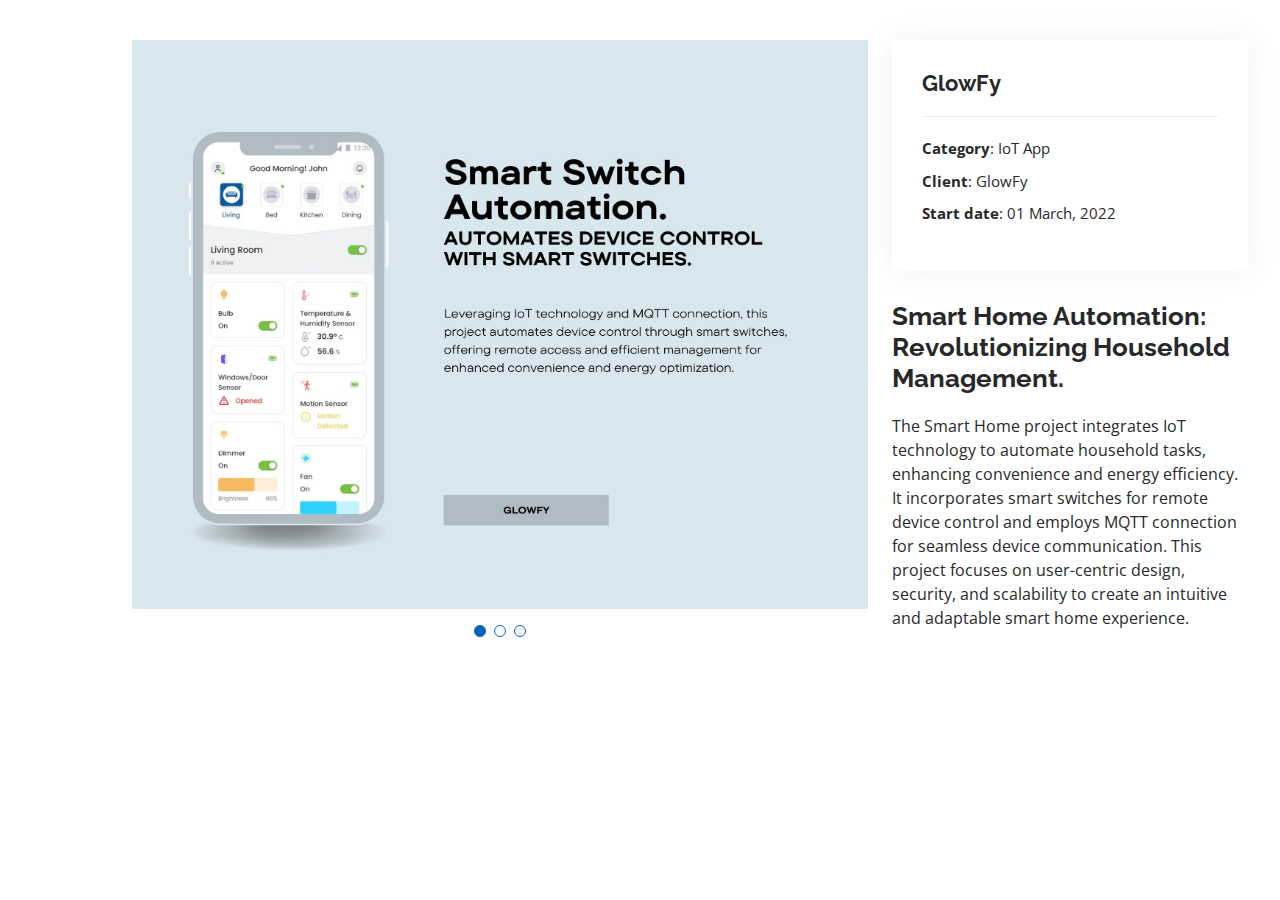
<file: glowfy.html>
<!DOCTYPE html>
<html lang="en">

<head>
  <meta charset="utf-8">
  <meta content="width=device-width, initial-scale=1.0" name="viewport">

  <title>Portfolio Details - Personal Bootstrap Template</title>
  <meta content="" name="description">
  <meta content="" name="keywords">

  <!-- Favicons -->
  <link href="assets/img/favicon.png" rel="icon">
  <link href="assets/img/apple-touch-icon.png" rel="apple-touch-icon">

  <!-- Google Fonts -->
  <link
    href="https://fonts.googleapis.com/css?family=Open+Sans:300,300i,400,400i,600,600i,700,700i|Raleway:300,300i,400,400i,500,500i,600,600i,700,700i|Poppins:300,300i,400,400i,500,500i,600,600i,700,700i"
    rel="stylesheet">

  <!-- Vendor CSS Files -->
  <link href="assets/vendor/aos/aos.css" rel="stylesheet">
  <link href="assets/vendor/bootstrap/css/bootstrap.min.css" rel="stylesheet">
  <link href="assets/vendor/bootstrap-icons/bootstrap-icons.css" rel="stylesheet">
  <link href="assets/vendor/boxicons/css/boxicons.min.css" rel="stylesheet">
  <link href="assets/vendor/glightbox/css/glightbox.min.css" rel="stylesheet">
  <link href="assets/vendor/swiper/swiper-bundle.min.css" rel="stylesheet">

  <!-- Template Main CSS File -->
  <link href="assets/css/style.css" rel="stylesheet">

  <!-- =======================================================
  * Template Name: MyResume - v4.6.0
  * Template URL: https://bootstrapmade.com/free-html-bootstrap-template-my-resume/
  * Author: BootstrapMade.com
  * License: https://bootstrapmade.com/license/
  ======================================================== -->
</head>

<body>

  <main id="main">

    <!-- ======= Portfolio Details Section ======= -->
    <section id="portfolio-details" class="portfolio-details">
      <div class="container">

        <div class="row gy-4">

          <div class="col-lg-8">
            <div class="portfolio-details-slider swiper">
              <div class="swiper-wrapper align-items-center">

                <div class="swiper-slide">
                  <img src="assets/img/portfolio/glowfy/1.jpg" alt="">
                </div>

                <div class="swiper-slide">
                  <img src="assets/img/portfolio/glowfy/2.jpg" alt="">
                </div>

                <div class="swiper-slide">
                  <img src="assets/img/portfolio/glowfy/3.jpg" alt="">
                </div>

              </div>
              <div class="swiper-pagination"></div>
            </div>
          </div>

          <div class="col-lg-4">
            <div class="portfolio-info">
              <h3>GlowFy</h3>
              <ul>
                <li><strong>Category</strong>: IoT App</li>
                <li><strong>Client</strong>: GlowFy</li>
                <li><strong>Start date</strong>: 01 March, 2022</li>
                <!-- <li><strong>Project URL</strong>: <a href="#">www.example.com</a></li> -->
              </ul>
            </div>
            <div class="portfolio-description">
              <h2>Smart Home Automation: Revolutionizing Household Management.</h2>
              <p>
                The Smart Home project integrates IoT technology to automate household tasks, enhancing convenience and
                energy efficiency. It incorporates smart switches for remote device control and employs MQTT connection
                for seamless device communication. This project focuses on user-centric design, security, and
                scalability to create an intuitive and adaptable smart home experience.
              </p>
            </div>
          </div>

        </div>

      </div>
    </section><!-- End Portfolio Details Section -->

  </main><!-- End #main -->

  <div id="preloader"></div>
  <!-- <a href="#" class="back-to-top d-flex align-items-center justify-content-center"><i class="bi bi-arrow-up-short"></i></a> -->

  <!-- Vendor JS Files -->
  <script src="assets/vendor/aos/aos.js"></script>
  <script src="assets/vendor/bootstrap/js/bootstrap.bundle.min.js"></script>
  <script src="assets/vendor/glightbox/js/glightbox.min.js"></script>
  <script src="assets/vendor/isotope-layout/isotope.pkgd.min.js"></script>
  <script src="assets/vendor/php-email-form/validate.js"></script>
  <script src="assets/vendor/purecounter/purecounter.js"></script>
  <script src="assets/vendor/swiper/swiper-bundle.min.js"></script>
  <script src="assets/vendor/typed.js/typed.min.js"></script>
  <script src="assets/vendor/waypoints/noframework.waypoints.js"></script>

  <!-- Template Main JS File -->
  <script src="assets/js/main.js"></script>

</body>

</html>
</file>
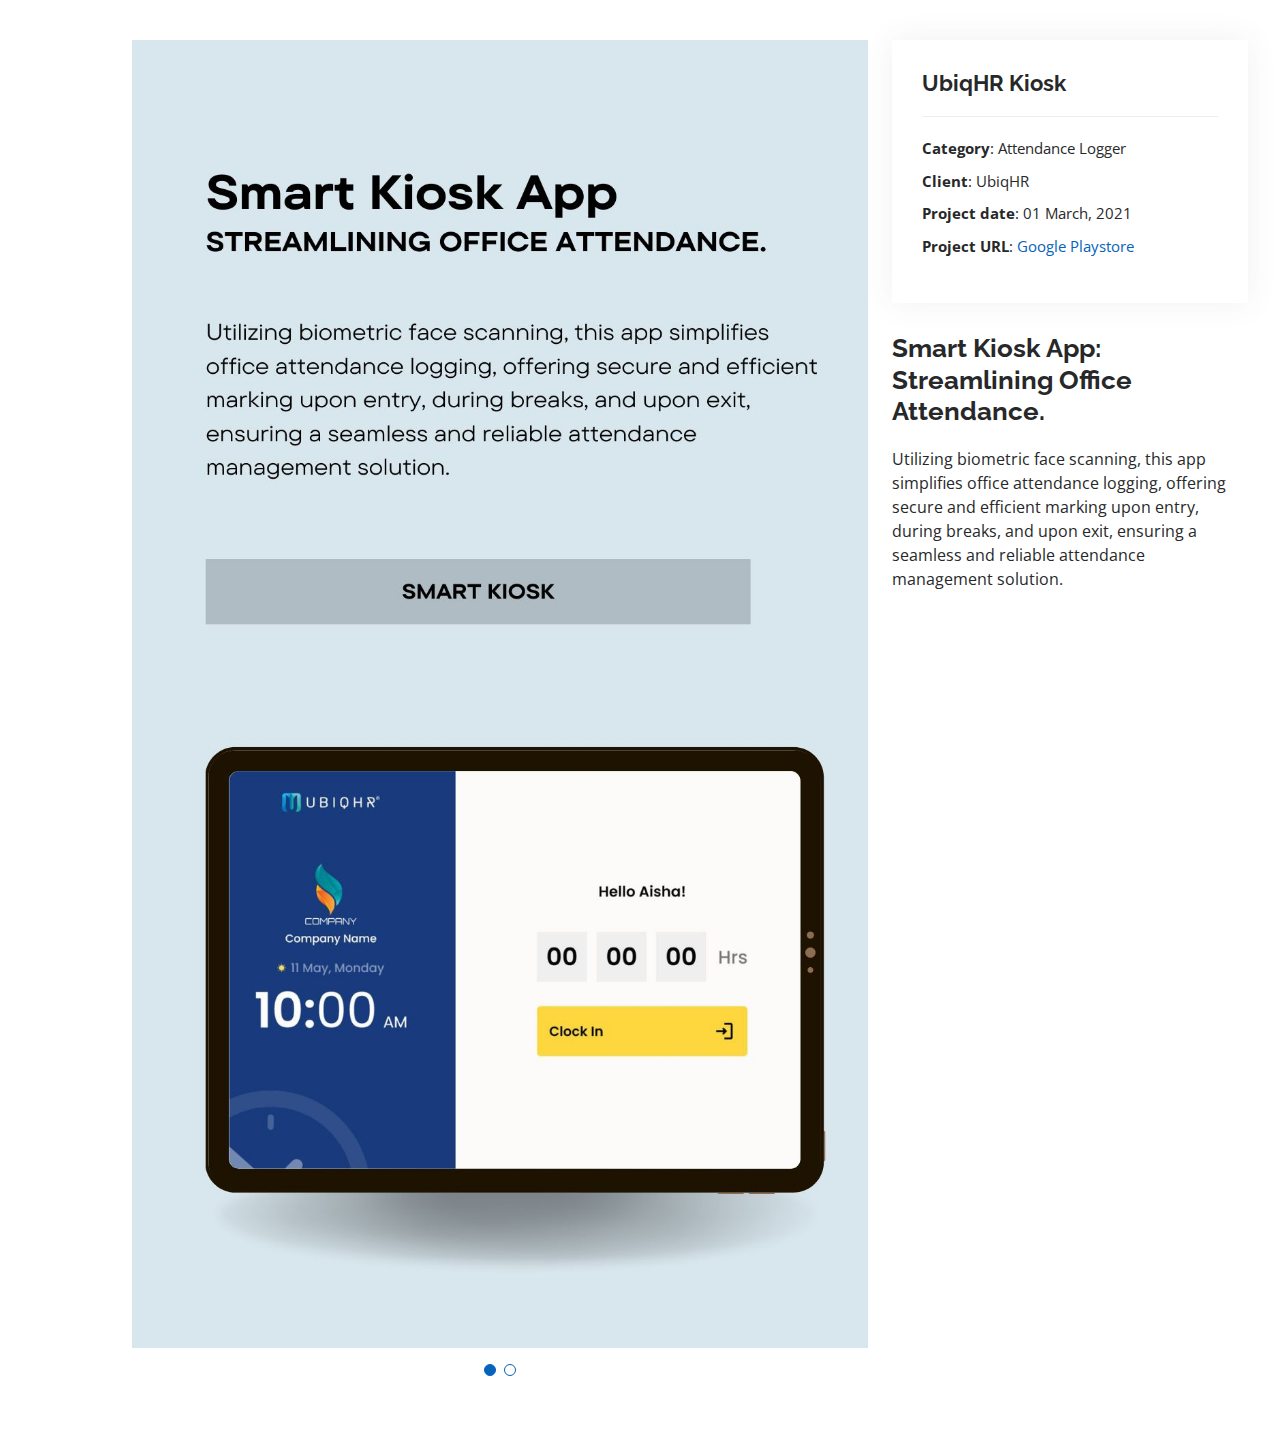
<file: kiosk.html>
<!DOCTYPE html>
<html lang="en">

<head>
  <meta charset="utf-8">
  <meta content="width=device-width, initial-scale=1.0" name="viewport">

  <title>Portfolio Details - Personal Bootstrap Template</title>
  <meta content="" name="description">
  <meta content="" name="keywords">

  <!-- Favicons -->
  <link href="assets/img/favicon.png" rel="icon">
  <link href="assets/img/apple-touch-icon.png" rel="apple-touch-icon">

  <!-- Google Fonts -->
  <link
    href="https://fonts.googleapis.com/css?family=Open+Sans:300,300i,400,400i,600,600i,700,700i|Raleway:300,300i,400,400i,500,500i,600,600i,700,700i|Poppins:300,300i,400,400i,500,500i,600,600i,700,700i"
    rel="stylesheet">

  <!-- Vendor CSS Files -->
  <link href="assets/vendor/aos/aos.css" rel="stylesheet">
  <link href="assets/vendor/bootstrap/css/bootstrap.min.css" rel="stylesheet">
  <link href="assets/vendor/bootstrap-icons/bootstrap-icons.css" rel="stylesheet">
  <link href="assets/vendor/boxicons/css/boxicons.min.css" rel="stylesheet">
  <link href="assets/vendor/glightbox/css/glightbox.min.css" rel="stylesheet">
  <link href="assets/vendor/swiper/swiper-bundle.min.css" rel="stylesheet">

  <!-- Template Main CSS File -->
  <link href="assets/css/style.css" rel="stylesheet">

  <!-- =======================================================
  * Template Name: MyResume - v4.6.0
  * Template URL: https://bootstrapmade.com/free-html-bootstrap-template-my-resume/
  * Author: BootstrapMade.com
  * License: https://bootstrapmade.com/license/
  ======================================================== -->
</head>

<body>

  <main id="main">

    <!-- ======= Portfolio Details Section ======= -->
    <section id="portfolio-details" class="portfolio-details">
      <div class="container">

        <div class="row gy-4">

          <div class="col-lg-8">
            <div class="portfolio-details-slider swiper">
              <div class="swiper-wrapper align-items-center">

                <div class="swiper-slide">
                  <img src="assets/img/portfolio/Kiosk/1.jpg" alt="">
                </div>

                <div class="swiper-slide">
                  <img src="assets/img/portfolio/Kiosk/2.jpg" alt="">
                </div>

                <!-- <div class="swiper-slide">
                  <img src="assets/img/portfolio/Kiosk/3.jpg" alt="">
                </div> -->

              </div>
              <div class="swiper-pagination"></div>
            </div>
          </div>

          <div class="col-lg-4">
            <div class="portfolio-info">
              <h3>UbiqHR Kiosk</h3>
              <ul>
                <li><strong>Category</strong>: Attendance Logger</li>
                <li><strong>Client</strong>: UbiqHR</li>
                <li><strong>Project date</strong>: 01 March, 2021</li>
                <li><strong>Project URL</strong>: <a
                    href="https://play.google.com/store/apps/details?id=com.ubiqhrkiosk">Google Playstore</a></li>
              </ul>
            </div>
            <div class="portfolio-description">
              <h2>Smart Kiosk App: Streamlining Office Attendance.</h2>
              <p>
                Utilizing biometric face scanning, this app simplifies office attendance logging, offering secure and
                efficient marking upon entry, during breaks, and upon exit, ensuring a seamless and reliable attendance
                management solution.
              </p>
            </div>
          </div>

        </div>

      </div>
    </section><!-- End Portfolio Details Section -->

  </main><!-- End #main -->

  <div id="preloader"></div>
  <!-- <a href="#" class="back-to-top d-flex align-items-center justify-content-center"><i class="bi bi-arrow-up-short"></i></a> -->

  <!-- Vendor JS Files -->
  <script src="assets/vendor/aos/aos.js"></script>
  <script src="assets/vendor/bootstrap/js/bootstrap.bundle.min.js"></script>
  <script src="assets/vendor/glightbox/js/glightbox.min.js"></script>
  <script src="assets/vendor/isotope-layout/isotope.pkgd.min.js"></script>
  <script src="assets/vendor/php-email-form/validate.js"></script>
  <script src="assets/vendor/purecounter/purecounter.js"></script>
  <script src="assets/vendor/swiper/swiper-bundle.min.js"></script>
  <script src="assets/vendor/typed.js/typed.min.js"></script>
  <script src="assets/vendor/waypoints/noframework.waypoints.js"></script>

  <!-- Template Main JS File -->
  <script src="assets/js/main.js"></script>

</body>

</html>
</file>
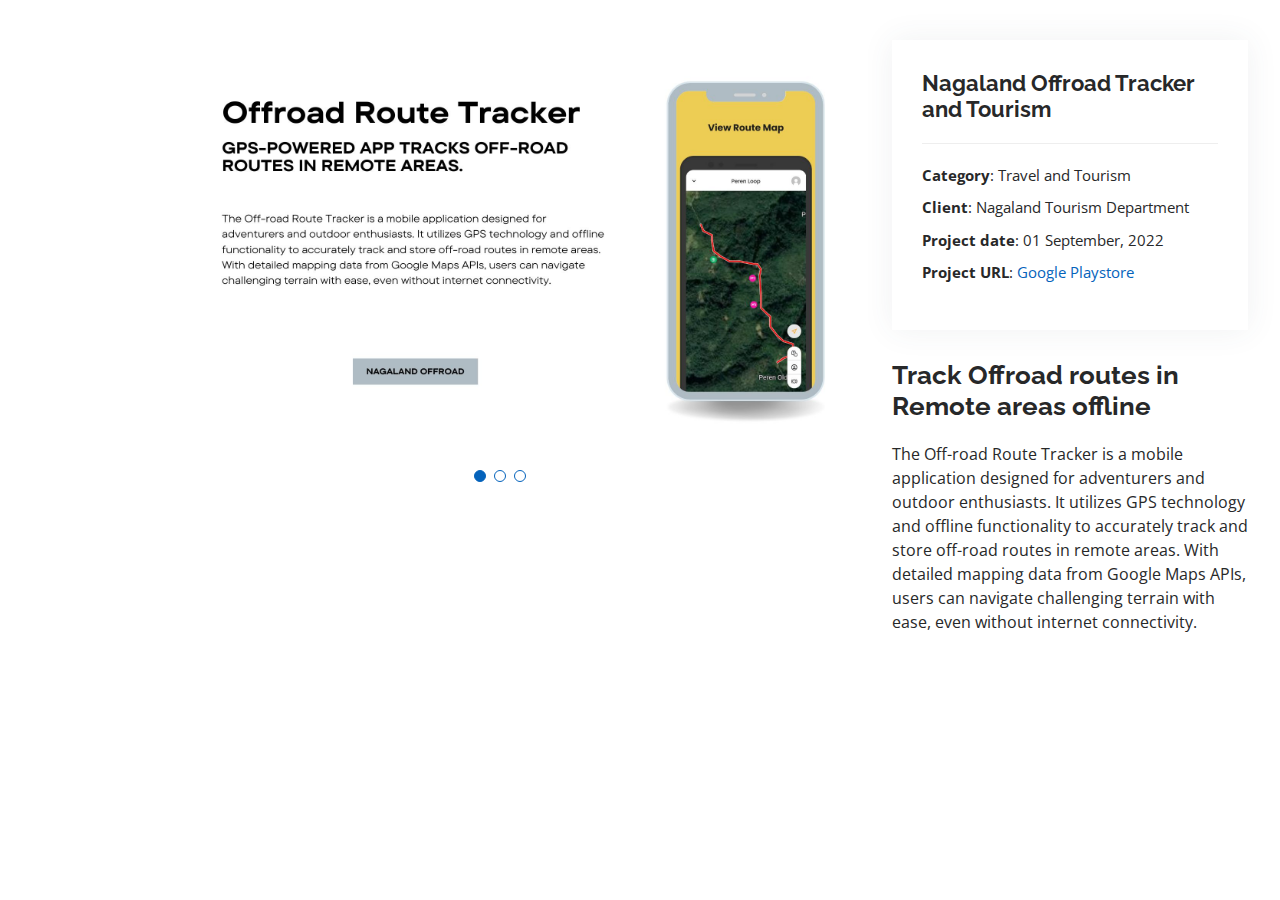
<file: nagalandOffroad.html>
<!DOCTYPE html>
<html lang="en">

<head>
  <meta charset="utf-8">
  <meta content="width=device-width, initial-scale=1.0" name="viewport">

  <title>Portfolio Details - Personal Bootstrap Template</title>
  <meta content="" name="description">
  <meta content="" name="keywords">

  <!-- Favicons -->
  <link href="assets/img/favicon.png" rel="icon">
  <link href="assets/img/apple-touch-icon.png" rel="apple-touch-icon">

  <!-- Google Fonts -->
  <link href="https://fonts.googleapis.com/css?family=Open+Sans:300,300i,400,400i,600,600i,700,700i|Raleway:300,300i,400,400i,500,500i,600,600i,700,700i|Poppins:300,300i,400,400i,500,500i,600,600i,700,700i" rel="stylesheet">

  <!-- Vendor CSS Files -->
  <link href="assets/vendor/aos/aos.css" rel="stylesheet">
  <link href="assets/vendor/bootstrap/css/bootstrap.min.css" rel="stylesheet">
  <link href="assets/vendor/bootstrap-icons/bootstrap-icons.css" rel="stylesheet">
  <link href="assets/vendor/boxicons/css/boxicons.min.css" rel="stylesheet">
  <link href="assets/vendor/glightbox/css/glightbox.min.css" rel="stylesheet">
  <link href="assets/vendor/swiper/swiper-bundle.min.css" rel="stylesheet">

  <!-- Template Main CSS File -->
  <link href="assets/css/style.css" rel="stylesheet">

  <!-- =======================================================
  * Template Name: MyResume - v4.6.0
  * Template URL: https://bootstrapmade.com/free-html-bootstrap-template-my-resume/
  * Author: BootstrapMade.com
  * License: https://bootstrapmade.com/license/
  ======================================================== -->
</head>

<body>

  <main id="main">

    <!-- ======= Portfolio Details Section ======= -->
    <section id="portfolio-details" class="portfolio-details">
      <div class="container">

        <div class="row gy-4">

          <div class="col-lg-8">
            <div class="portfolio-details-slider swiper">
              <div class="swiper-wrapper align-items-center">

                <div class="swiper-slide">
                  <img src="assets/img/portfolio/Nagaland/1.jpg" alt="">
                </div>

                <div class="swiper-slide">
                  <img src="assets/img/portfolio/Nagaland/2.jpg" alt="">
                </div>

                <div class="swiper-slide">
                  <img src="assets/img/portfolio/Nagaland/3.jpg" alt="">
                </div>

              </div>
              <div class="swiper-pagination"></div>
            </div>
          </div>

          <div class="col-lg-4">
            <div class="portfolio-info">
              <h3>Nagaland Offroad Tracker and Tourism</h3>
              <ul>
                <li><strong>Category</strong>: Travel and Tourism</li>
                <li><strong>Client</strong>: Nagaland Tourism Department</li>
                <li><strong>Project date</strong>: 01 September, 2022</li>
                <li><strong>Project URL</strong>: <a href="https://play.google.com/store/apps/details?id=com.acsl.nagalandoffroad">Google Playstore</a></li>
              </ul>
            </div>
            <div class="portfolio-description">
              <h2>Track Offroad routes in Remote areas offline</h2>
              <p>
                The Off-road Route Tracker is a mobile application designed for adventurers and outdoor enthusiasts. It utilizes GPS technology and offline functionality to accurately track and store off-road routes in remote areas. With detailed mapping data from Google Maps APIs, users can navigate challenging terrain with ease, even without internet connectivity.
              </p>
            </div>
          </div>

        </div>

      </div>
    </section><!-- End Portfolio Details Section -->

  </main><!-- End #main -->

  <div id="preloader"></div>
  <!-- <a href="#" class="back-to-top d-flex align-items-center justify-content-center"><i class="bi bi-arrow-up-short"></i></a> -->

  <!-- Vendor JS Files -->
  <script src="assets/vendor/aos/aos.js"></script>
  <script src="assets/vendor/bootstrap/js/bootstrap.bundle.min.js"></script>
  <script src="assets/vendor/glightbox/js/glightbox.min.js"></script>
  <script src="assets/vendor/isotope-layout/isotope.pkgd.min.js"></script>
  <script src="assets/vendor/php-email-form/validate.js"></script>
  <script src="assets/vendor/purecounter/purecounter.js"></script>
  <script src="assets/vendor/swiper/swiper-bundle.min.js"></script>
  <script src="assets/vendor/typed.js/typed.min.js"></script>
  <script src="assets/vendor/waypoints/noframework.waypoints.js"></script>

  <!-- Template Main JS File -->
  <script src="assets/js/main.js"></script>

</body>

</html>
</file>
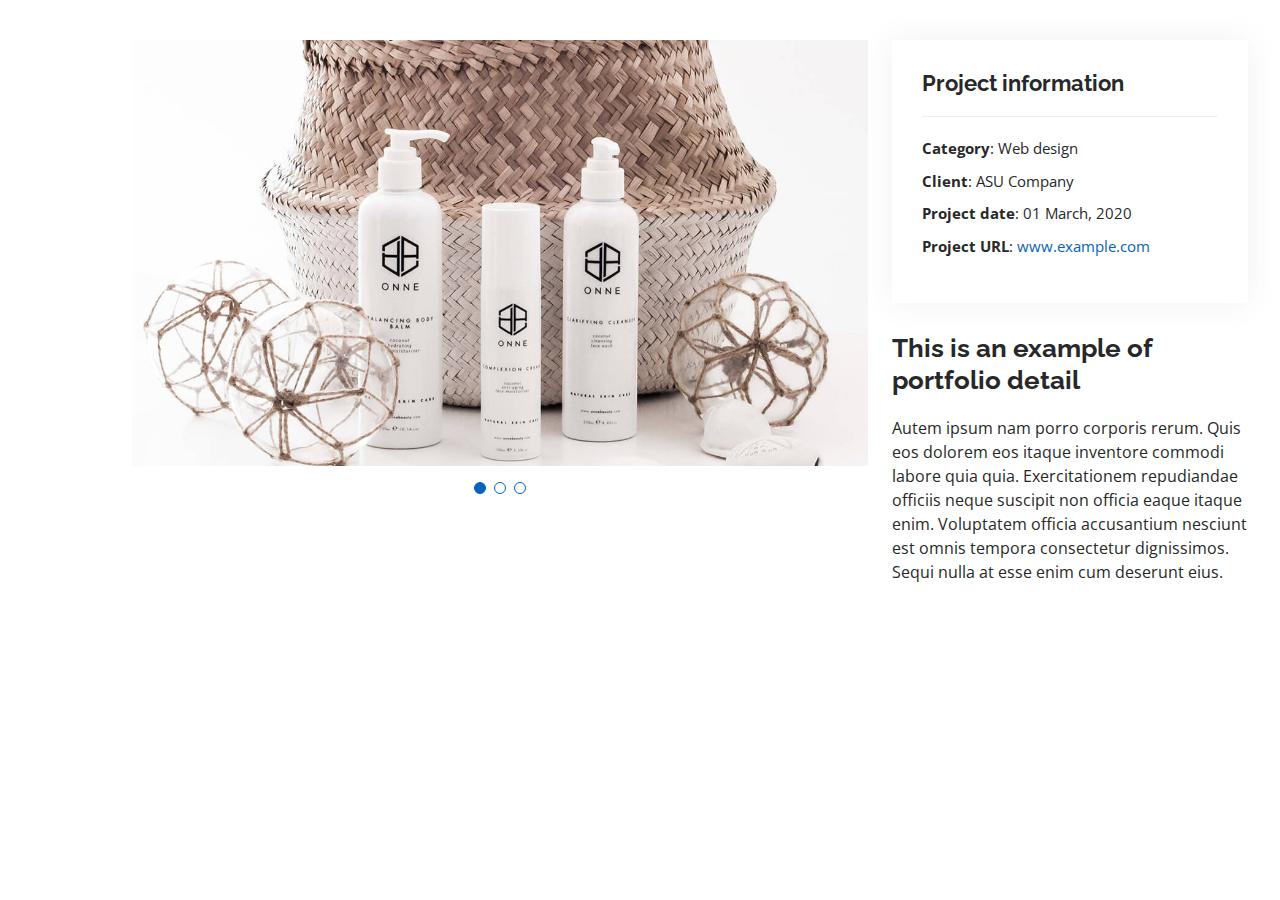
<file: portfolio-details.html>
<!DOCTYPE html>
<html lang="en">

<head>
  <meta charset="utf-8">
  <meta content="width=device-width, initial-scale=1.0" name="viewport">

  <title>Portfolio Details - Personal Bootstrap Template</title>
  <meta content="" name="description">
  <meta content="" name="keywords">

  <!-- Favicons -->
  <link href="assets/img/favicon.png" rel="icon">
  <link href="assets/img/apple-touch-icon.png" rel="apple-touch-icon">

  <!-- Google Fonts -->
  <link href="https://fonts.googleapis.com/css?family=Open+Sans:300,300i,400,400i,600,600i,700,700i|Raleway:300,300i,400,400i,500,500i,600,600i,700,700i|Poppins:300,300i,400,400i,500,500i,600,600i,700,700i" rel="stylesheet">

  <!-- Vendor CSS Files -->
  <link href="assets/vendor/aos/aos.css" rel="stylesheet">
  <link href="assets/vendor/bootstrap/css/bootstrap.min.css" rel="stylesheet">
  <link href="assets/vendor/bootstrap-icons/bootstrap-icons.css" rel="stylesheet">
  <link href="assets/vendor/boxicons/css/boxicons.min.css" rel="stylesheet">
  <link href="assets/vendor/glightbox/css/glightbox.min.css" rel="stylesheet">
  <link href="assets/vendor/swiper/swiper-bundle.min.css" rel="stylesheet">

  <!-- Template Main CSS File -->
  <link href="assets/css/style.css" rel="stylesheet">

  <!-- =======================================================
  * Template Name: MyResume - v4.6.0
  * Template URL: https://bootstrapmade.com/free-html-bootstrap-template-my-resume/
  * Author: BootstrapMade.com
  * License: https://bootstrapmade.com/license/
  ======================================================== -->
</head>

<body>

  <main id="main">

    <!-- ======= Portfolio Details Section ======= -->
    <section id="portfolio-details" class="portfolio-details">
      <div class="container">

        <div class="row gy-4">

          <div class="col-lg-8">
            <div class="portfolio-details-slider swiper">
              <div class="swiper-wrapper align-items-center">

                <div class="swiper-slide">
                  <img src="assets/img/portfolio/portfolio-details-1.jpg" alt="">
                </div>

                <div class="swiper-slide">
                  <img src="assets/img/portfolio/portfolio-details-2.jpg" alt="">
                </div>

                <div class="swiper-slide">
                  <img src="assets/img/portfolio/portfolio-details-3.jpg" alt="">
                </div>

              </div>
              <div class="swiper-pagination"></div>
            </div>
          </div>

          <div class="col-lg-4">
            <div class="portfolio-info">
              <h3>Project information</h3>
              <ul>
                <li><strong>Category</strong>: Web design</li>
                <li><strong>Client</strong>: ASU Company</li>
                <li><strong>Project date</strong>: 01 March, 2020</li>
                <li><strong>Project URL</strong>: <a href="#">www.example.com</a></li>
              </ul>
            </div>
            <div class="portfolio-description">
              <h2>This is an example of portfolio detail</h2>
              <p>
                Autem ipsum nam porro corporis rerum. Quis eos dolorem eos itaque inventore commodi labore quia quia. Exercitationem repudiandae officiis neque suscipit non officia eaque itaque enim. Voluptatem officia accusantium nesciunt est omnis tempora consectetur dignissimos. Sequi nulla at esse enim cum deserunt eius.
              </p>
            </div>
          </div>

        </div>

      </div>
    </section><!-- End Portfolio Details Section -->

  </main><!-- End #main -->

  <div id="preloader"></div>
  <a href="#" class="back-to-top d-flex align-items-center justify-content-center"><i class="bi bi-arrow-up-short"></i></a>

  <!-- Vendor JS Files -->
  <script src="assets/vendor/aos/aos.js"></script>
  <script src="assets/vendor/bootstrap/js/bootstrap.bundle.min.js"></script>
  <script src="assets/vendor/glightbox/js/glightbox.min.js"></script>
  <script src="assets/vendor/isotope-layout/isotope.pkgd.min.js"></script>
  <script src="assets/vendor/php-email-form/validate.js"></script>
  <script src="assets/vendor/purecounter/purecounter.js"></script>
  <script src="assets/vendor/swiper/swiper-bundle.min.js"></script>
  <script src="assets/vendor/typed.js/typed.min.js"></script>
  <script src="assets/vendor/waypoints/noframework.waypoints.js"></script>

  <!-- Template Main JS File -->
  <script src="assets/js/main.js"></script>

</body>

</html>
</file>
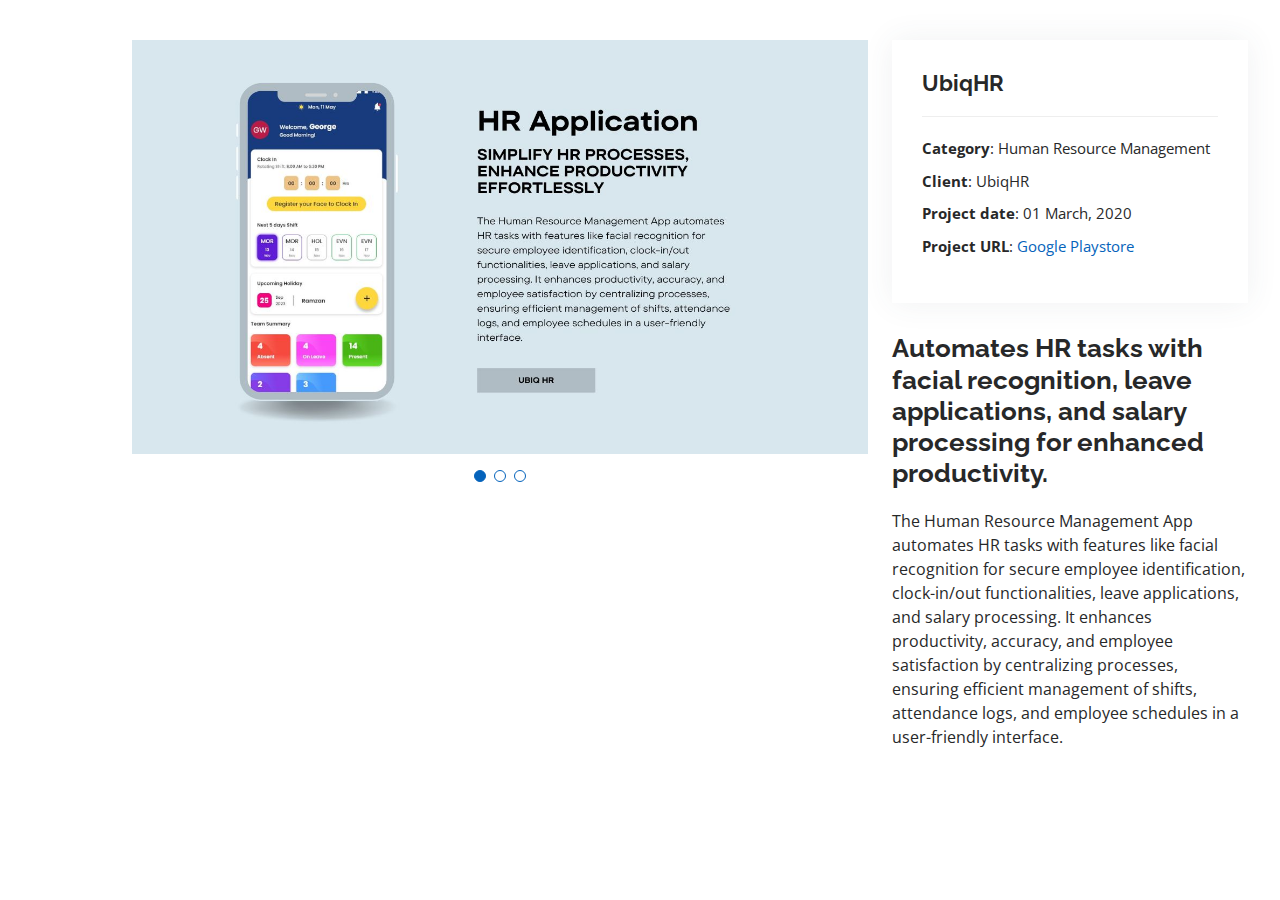
<file: ubiqHR.html>
<!DOCTYPE html>
<html lang="en">

<head>
  <meta charset="utf-8">
  <meta content="width=device-width, initial-scale=1.0" name="viewport">

  <title>Portfolio Details - Personal Bootstrap Template</title>
  <meta content="" name="description">
  <meta content="" name="keywords">

  <!-- Favicons -->
  <link href="assets/img/favicon.png" rel="icon">
  <link href="assets/img/apple-touch-icon.png" rel="apple-touch-icon">

  <!-- Google Fonts -->
  <link href="https://fonts.googleapis.com/css?family=Open+Sans:300,300i,400,400i,600,600i,700,700i|Raleway:300,300i,400,400i,500,500i,600,600i,700,700i|Poppins:300,300i,400,400i,500,500i,600,600i,700,700i" rel="stylesheet">

  <!-- Vendor CSS Files -->
  <link href="assets/vendor/aos/aos.css" rel="stylesheet">
  <link href="assets/vendor/bootstrap/css/bootstrap.min.css" rel="stylesheet">
  <link href="assets/vendor/bootstrap-icons/bootstrap-icons.css" rel="stylesheet">
  <link href="assets/vendor/boxicons/css/boxicons.min.css" rel="stylesheet">
  <link href="assets/vendor/glightbox/css/glightbox.min.css" rel="stylesheet">
  <link href="assets/vendor/swiper/swiper-bundle.min.css" rel="stylesheet">

  <!-- Template Main CSS File -->
  <link href="assets/css/style.css" rel="stylesheet">

  <!-- =======================================================
  * Template Name: MyResume - v4.6.0
  * Template URL: https://bootstrapmade.com/free-html-bootstrap-template-my-resume/
  * Author: BootstrapMade.com
  * License: https://bootstrapmade.com/license/
  ======================================================== -->
</head>

<body>

  <main id="main">

    <!-- ======= Portfolio Details Section ======= -->
    <section id="portfolio-details" class="portfolio-details">
      <div class="container">

        <div class="row gy-4">

          <div class="col-lg-8">
            <div class="portfolio-details-slider swiper">
              <div class="swiper-wrapper align-items-center">

                <div class="swiper-slide">
                  <img src="assets/img/portfolio/HR/1.jpg" alt="">
                </div>

                <div class="swiper-slide">
                  <img src="assets/img/portfolio/HR/2.jpg" alt="">
                </div>

                <div class="swiper-slide">
                  <img src="assets/img/portfolio/HR/3.jpg" alt="">
                </div>

              </div>
              <div class="swiper-pagination"></div>
            </div>
          </div>

          <div class="col-lg-4">
            <div class="portfolio-info">
              <h3>UbiqHR</h3>
              <ul>
                <li><strong>Category</strong>: Human Resource Management</li>
                <li><strong>Client</strong>: UbiqHR</li>
                <li><strong>Project date</strong>: 01 March, 2020</li>
                <li><strong>Project URL</strong>: <a href="https://play.google.com/store/apps/details?id=com.ubiqhr">Google Playstore</a></li>
              </ul>
            </div>
            <div class="portfolio-description">
              <h2>Automates HR tasks with facial recognition, leave applications, and salary processing for enhanced productivity.</h2>
              <p>
                The Human Resource Management App automates HR tasks with features like facial recognition for secure employee identification, clock-in/out functionalities, leave applications, and salary processing. It enhances productivity, accuracy, and employee satisfaction by centralizing processes, ensuring efficient management of shifts, attendance logs, and employee schedules in a user-friendly interface.
              </p>
            </div>
          </div>

        </div>

      </div>
    </section><!-- End Portfolio Details Section -->

  </main><!-- End #main -->

  <div id="preloader"></div>
  <!-- <a href="#" class="back-to-top d-flex align-items-center justify-content-center"><i class="bi bi-arrow-up-short"></i></a> -->

  <!-- Vendor JS Files -->
  <script src="assets/vendor/aos/aos.js"></script>
  <script src="assets/vendor/bootstrap/js/bootstrap.bundle.min.js"></script>
  <script src="assets/vendor/glightbox/js/glightbox.min.js"></script>
  <script src="assets/vendor/isotope-layout/isotope.pkgd.min.js"></script>
  <script src="assets/vendor/php-email-form/validate.js"></script>
  <script src="assets/vendor/purecounter/purecounter.js"></script>
  <script src="assets/vendor/swiper/swiper-bundle.min.js"></script>
  <script src="assets/vendor/typed.js/typed.min.js"></script>
  <script src="assets/vendor/waypoints/noframework.waypoints.js"></script>

  <!-- Template Main JS File -->
  <script src="assets/js/main.js"></script>

</body>

</html>
</file>
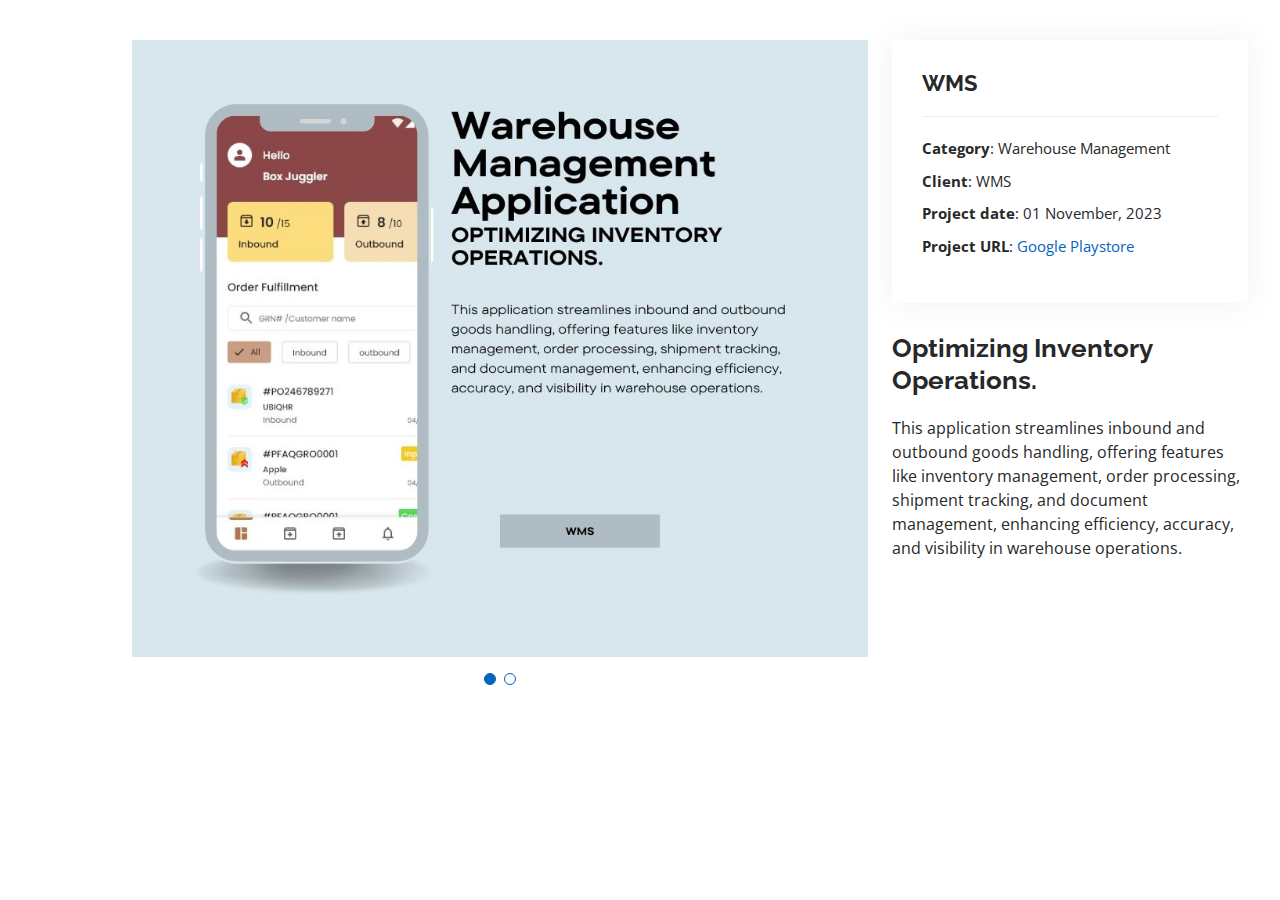
<file: WMS.html>
<!DOCTYPE html>
<html lang="en">

<head>
  <meta charset="utf-8">
  <meta content="width=device-width, initial-scale=1.0" name="viewport">

  <title>Portfolio Details - Personal Bootstrap Template</title>
  <meta content="" name="description">
  <meta content="" name="keywords">

  <!-- Favicons -->
  <link href="assets/img/favicon.png" rel="icon">
  <link href="assets/img/apple-touch-icon.png" rel="apple-touch-icon">

  <!-- Google Fonts -->
  <link href="https://fonts.googleapis.com/css?family=Open+Sans:300,300i,400,400i,600,600i,700,700i|Raleway:300,300i,400,400i,500,500i,600,600i,700,700i|Poppins:300,300i,400,400i,500,500i,600,600i,700,700i" rel="stylesheet">

  <!-- Vendor CSS Files -->
  <link href="assets/vendor/aos/aos.css" rel="stylesheet">
  <link href="assets/vendor/bootstrap/css/bootstrap.min.css" rel="stylesheet">
  <link href="assets/vendor/bootstrap-icons/bootstrap-icons.css" rel="stylesheet">
  <link href="assets/vendor/boxicons/css/boxicons.min.css" rel="stylesheet">
  <link href="assets/vendor/glightbox/css/glightbox.min.css" rel="stylesheet">
  <link href="assets/vendor/swiper/swiper-bundle.min.css" rel="stylesheet">

  <!-- Template Main CSS File -->
  <link href="assets/css/style.css" rel="stylesheet">

  <!-- =======================================================
  * Template Name: MyResume - v4.6.0
  * Template URL: https://bootstrapmade.com/free-html-bootstrap-template-my-resume/
  * Author: BootstrapMade.com
  * License: https://bootstrapmade.com/license/
  ======================================================== -->
</head>

<body>

  <main id="main">

    <!-- ======= Portfolio Details Section ======= -->
    <section id="portfolio-details" class="portfolio-details">
      <div class="container">

        <div class="row gy-4">

          <div class="col-lg-8">
            <div class="portfolio-details-slider swiper">
              <div class="swiper-wrapper align-items-center">

                <div class="swiper-slide">
                  <img src="assets/img/portfolio/wms/1.jpg" alt="">
                </div>

                <div class="swiper-slide">
                  <img src="assets/img/portfolio/wms/2.jpg" alt="">
                </div>

                <!-- <div class="swiper-slide">
                  <img src="assets/img/portfolio/wms/3.jpg" alt="">
                </div> -->

              </div>
              <div class="swiper-pagination"></div>
            </div>
          </div>

          <div class="col-lg-4">
            <div class="portfolio-info">
              <h3>WMS</h3>
              <ul>
                <li><strong>Category</strong>: Warehouse Management</li>
                <li><strong>Client</strong>: WMS</li>
                <li><strong>Project date</strong>: 01 November, 2023</li>
                <li><strong>Project URL</strong>: <a href="https://play.google.com/store/apps/details?id=com.ubiqhr.wms">Google Playstore</a></li>
              </ul>
            </div>
            <div class="portfolio-description">
              <h2>Optimizing Inventory Operations.</h2>
              <p>
                This application streamlines inbound and outbound goods handling, offering features like inventory management, order processing, shipment tracking, and document management, enhancing efficiency, accuracy, and visibility in warehouse operations.
              </p>
            </div>
          </div>

        </div>

      </div>
    </section><!-- End Portfolio Details Section -->

  </main><!-- End #main -->

  <div id="preloader"></div>
  <!-- <a href="#" class="back-to-top d-flex align-items-center justify-content-center"><i class="bi bi-arrow-up-short"></i></a> -->

  <!-- Vendor JS Files -->
  <script src="assets/vendor/aos/aos.js"></script>
  <script src="assets/vendor/bootstrap/js/bootstrap.bundle.min.js"></script>
  <script src="assets/vendor/glightbox/js/glightbox.min.js"></script>
  <script src="assets/vendor/isotope-layout/isotope.pkgd.min.js"></script>
  <script src="assets/vendor/php-email-form/validate.js"></script>
  <script src="assets/vendor/purecounter/purecounter.js"></script>
  <script src="assets/vendor/swiper/swiper-bundle.min.js"></script>
  <script src="assets/vendor/typed.js/typed.min.js"></script>
  <script src="assets/vendor/waypoints/noframework.waypoints.js"></script>

  <!-- Template Main JS File -->
  <script src="assets/js/main.js"></script>

</body>

</html>
</file>
<file: assets/css/style.css>
/**
* Template Name: MyResume - v4.6.0
* Template URL: https://bootstrapmade.com/free-html-bootstrap-template-my-resume/
* Author: BootstrapMade.com
* License: https://bootstrapmade.com/license/
*/

/*--------------------------------------------------------------
# General
--------------------------------------------------------------*/
body {
  font-family: "Open Sans", sans-serif;
  color: #272829;
}

.download-button {
  background-color: #007bff; /* Blue */
  border: none;
  color: white;
  padding: 10px 20px;
  text-align: center;
  text-decoration: none;
  display: inline-block;
  font-size: 16px;
  cursor: pointer;
  border-radius: 5px;
}

.download-button a {
  color: white;
  text-decoration: none;
}

.download-button:hover {
  background-color: #0056b3; /* Darker Blue */
}


a {
  color: #0563bb;
  text-decoration: none;
}

a:hover {
  color: #067ded;
  text-decoration: none;
}

h1, h2, h3, h4, h5, h6 {
  font-family: "Raleway", sans-serif;
}

.download {

  color: #0563bb;
  background-color: white;
  border-radius: 5px;

  
  font-family:'Segoe UI', Tahoma, Geneva, Verdana, sans-serif;
  font-weight: bold;
}
/*--------------------------------------------------------------
# Back to top button
--------------------------------------------------------------*/
.back-to-top {
  position: fixed;
  visibility: hidden;
  opacity: 0;
  right: 15px;
  bottom: 15px;
  z-index: 996;
  background: #0563bb;
  width: 40px;
  height: 40px;
  border-radius: 50px;
  transition: all 0.4s;
}
.back-to-top i {
  font-size: 28px;
  color: #fff;
  line-height: 0;
}
.back-to-top:hover {
  background: #0678e3;
  color: #fff;
}
.back-to-top.active {
  visibility: visible;
  opacity: 1;
}

/*--------------------------------------------------------------
# Preloader
--------------------------------------------------------------*/
#preloader {
  position: fixed;
  top: 0;
  left: 0;
  right: 0;
  bottom: 0;
  z-index: 9999;
  overflow: hidden;
  background: #fff;
}

#preloader:before {
  content: "";
  position: fixed;
  top: calc(50% - 30px);
  left: calc(50% - 30px);
  border: 6px solid #0563bb;
  border-top-color: #fff;
  border-bottom-color: #fff;
  border-radius: 50%;
  width: 60px;
  height: 60px;
  -webkit-animation: animate-preloader 1s linear infinite;
  animation: animate-preloader 1s linear infinite;
}

@-webkit-keyframes animate-preloader {
  0% {
    transform: rotate(0deg);
  }
  100% {
    transform: rotate(360deg);
  }
}

@keyframes animate-preloader {
  0% {
    transform: rotate(0deg);
  }
  100% {
    transform: rotate(360deg);
  }
}
/*--------------------------------------------------------------
# Disable aos animation delay on mobile devices
--------------------------------------------------------------*/
@media screen and (max-width: 768px) {
  [data-aos-delay] {
    transition-delay: 0 !important;
  }
}
/*--------------------------------------------------------------
# Header
--------------------------------------------------------------*/
#header {
  position: fixed;
  top: 0;
  left: 0;
  bottom: 0;
  z-index: 9997;
  transition: all 0.5s;
  padding: 15px;
  overflow-y: auto;
}
@media (max-width: 992px) {
  #header {
    width: 300px;
    background: #fff;
    border-right: 1px solid #e6e9ec;
    left: -300px;
  }
}

@media (min-width: 992px) {
  #main {
    margin-left: 100px;
  }
}
/*--------------------------------------------------------------
# Navigation Menu
--------------------------------------------------------------*/
/**
* Desktop Navigation 
*/
.nav-menu {
  padding: 0;
  display: block;
}
.nav-menu * {
  margin: 0;
  padding: 0;
  list-style: none;
}
.nav-menu > ul > li {
  position: relative;
  white-space: nowrap;
}
.nav-menu a, .nav-menu a:focus {
  display: flex;
  align-items: center;
  color: #45505b;
  padding: 10px 18px;
  margin-bottom: 8px;
  transition: 0.3s;
  font-size: 15px;
  border-radius: 50px;
  background: #f2f3f5;
  height: 56px;
  width: 100%;
  overflow: hidden;
  transition: 0.3s;
}
.nav-menu a i, .nav-menu a:focus i {
  font-size: 20px;
}
.nav-menu a span, .nav-menu a:focus span {
  padding: 0 5px 0 7px;
  color: #45505b;
}
@media (min-width: 992px) {
  .nav-menu a, .nav-menu a:focus {
    width: 56px;
  }
  .nav-menu a span, .nav-menu a:focus span {
    display: none;
    color: #fff;
  }
}
.nav-menu a:hover, .nav-menu .active, .nav-menu .active:focus, .nav-menu li:hover > a {
  color: #fff;
  background: #0563bb;
}
.nav-menu a:hover span, .nav-menu .active span, .nav-menu .active:focus span, .nav-menu li:hover > a span {
  color: #fff;
}
.nav-menu a:hover, .nav-menu li:hover > a {
  width: 100%;
  color: #fff;
}
.nav-menu a:hover span, .nav-menu li:hover > a span {
  display: block;
}

/**
* Mobile Navigation 
*/
.mobile-nav-toggle {
  position: fixed;
  right: 10px;
  top: 10px;
  z-index: 9998;
  border: 0;
  background: none;
  font-size: 28px;
  transition: all 0.4s;
  outline: none !important;
  line-height: 0;
  cursor: pointer;
  border-radius: 50px;
  padding: 5px;
}
.mobile-nav-toggle i {
  color: #45505b;
}

.mobile-nav-active {
  overflow: hidden;
}
.mobile-nav-active #header {
  left: 0;
}
.mobile-nav-active .mobile-nav-toggle {
  color: #fff;
  background-color: #0563bb;
}

/*--------------------------------------------------------------
# Hero Section
--------------------------------------------------------------*/
#hero {
  width: 100%;
  height: 100vh;
  background: url("../img/hero-bg.jpg") top right no-repeat;
  background-size: cover;
  position: relative;
}
@media (min-width: 992px) {
  #hero {
    padding-left: 160px;
  }
}
#hero:before {
  content: "";
  background: rgba(255, 255, 255, 0.8);
  position: absolute;
  bottom: 0;
  top: 0;
  left: 0;
  right: 0;
}
#hero h1 {
  margin: 0;
  font-size: 64px;
  font-weight: 700;
  line-height: 56px;
  color: #45505b;
}
#hero p {
  color: #45505b;
  margin: 15px 0 0 0;
  font-size: 26px;
  font-family: "Poppins", sans-serif;
}
#hero p span {
  color: #0563bb;
  letter-spacing: 1px;
}
#hero .social-links {
  margin-top: 30px;
}
#hero .social-links a {
  font-size: 24px;
  display: inline-block;
  color: #45505b;
  line-height: 1;
  margin-right: 20px;
  transition: 0.3s;
}
#hero .social-links a:hover {
  color: #0563bb;
}
@media (max-width: 992px) {
  #hero {
    text-align: center;
  }
  #hero h1 {
    font-size: 32px;
    line-height: 36px;
  }
  #hero p {
    margin-top: 10px;
    font-size: 20px;
    line-height: 24px;
  }
}

/*--------------------------------------------------------------
# Sections General
--------------------------------------------------------------*/
section {
  padding: 60px 0;
  overflow: hidden;
}

.section-title {
  text-align: center;
  padding-bottom: 30px;
}
.section-title h2 {
  font-size: 32px;
  font-weight: bold;
  text-transform: uppercase;
  margin-bottom: 20px;
  padding-bottom: 20px;
  position: relative;
  color: #45505b;
}
.section-title h2::before {
  content: "";
  position: absolute;
  display: block;
  width: 120px;
  height: 1px;
  background: #ddd;
  bottom: 1px;
  left: calc(50% - 60px);
}
.section-title h2::after {
  content: "";
  position: absolute;
  display: block;
  width: 40px;
  height: 3px;
  background: #0563bb;
  bottom: 0;
  left: calc(50% - 20px);
}
.section-title p {
  margin-bottom: 0;
}

/*--------------------------------------------------------------
# About
--------------------------------------------------------------*/
.about .content h3 {
  font-weight: 700;
  font-size: 26px;
  color: #728394;
}
.about .content ul {
  list-style: none;
  padding: 0;
}
.about .content ul li {
  margin-bottom: 20px;
  display: flex;
  align-items: center;
}
.about .content ul strong {
  margin-right: 10px;
}
.about .content ul i {
  font-size: 16px;
  margin-right: 5px;
  color: #0563bb;
  line-height: 0;
}
.about .content p:last-child {
  margin-bottom: 0;
}

/*--------------------------------------------------------------
# Facts
--------------------------------------------------------------*/
.facts .count-box {
  padding: 30px 30px 25px 30px;
  margin-top: 30px;
  width: 100%;
  position: relative;
  text-align: center;
  background: #fff;
}
.facts .count-box i {
  position: absolute;
  top: -25px;
  left: 50%;
  transform: translateX(-50%);
  font-size: 24px;
  background: #0563bb;
  color: #fff;
  border-radius: 50px;
  display: inline-flex;
  align-items: center;
  justify-content: center;
  width: 48px;
  height: 48px;
}
.facts .count-box span {
  font-size: 36px;
  display: block;
  font-weight: 600;
  color: #011426;
}
.facts .count-box p {
  padding: 0;
  margin: 0;
  font-family: "Raleway", sans-serif;
  font-size: 14px;
}

/*--------------------------------------------------------------
# Akills
--------------------------------------------------------------*/
.skills .progress {
  height: 60px;
  display: block;
  background: none;
  border-radius: 0;
}
.skills .progress .skill {
  padding: 10px 0;
  margin: 0;
  text-transform: uppercase;
  display: block;
  font-weight: 600;
  font-family: "Poppins", sans-serif;
  color: #45505b;
}
.skills .progress .skill .val {
  float: right;
  font-style: normal;
}
.skills .progress-bar-wrap {
  background: #f2f3f5;
}
.skills .progress-bar {
  width: 1px;
  height: 10px;
  transition: 0.9s;
  background-color: #0563bb;
}

/*--------------------------------------------------------------
# Resume
--------------------------------------------------------------*/
.resume .resume-title {
  font-size: 26px;
  font-weight: 700;
  margin-top: 20px;
  margin-bottom: 20px;
  color: #45505b;
}
.resume .resume-item {
  padding: 0 0 20px 20px;
  margin-top: -2px;
  border-left: 2px solid #0563bb;
  position: relative;
}
.resume .resume-item h4 {
  line-height: 18px;
  font-size: 18px;
  font-weight: 600;
  text-transform: uppercase;
  font-family: "Poppins", sans-serif;
  color: #0563bb;
  margin-bottom: 10px;
}
.resume .resume-item h5 {
  font-size: 16px;
  background: #f7f8f9;
  padding: 5px 15px;
  display: inline-block;
  font-weight: 600;
  margin-bottom: 10px;
}
.resume .resume-item ul {
  padding-left: 20px;
}
.resume .resume-item ul li {
  padding-bottom: 10px;
}
.resume .resume-item:last-child {
  padding-bottom: 0;
}
.resume .resume-item::before {
  content: "";
  position: absolute;
  width: 16px;
  height: 16px;
  border-radius: 50px;
  left: -9px;
  top: 0;
  background: #fff;
  border: 2px solid #0563bb;
}

/*--------------------------------------------------------------
# Portfolio
--------------------------------------------------------------*/
.portfolio .portfolio-item {
  margin-bottom: 30px;
}
.portfolio #portfolio-flters {
  padding: 0;
  margin: 0 auto 25px auto;
  list-style: none;
  text-align: center;
  background: #fff;
  border-radius: 50px;
  padding: 2px 15px;
}
.portfolio #portfolio-flters li {
  cursor: pointer;
  display: inline-block;
  padding: 10px 15px;
  font-size: 14px;
  font-weight: 600;
  line-height: 1;
  text-transform: uppercase;
  color: #272829;
  margin-bottom: 5px;
  transition: all 0.3s ease-in-out;
}
.portfolio #portfolio-flters li:hover, .portfolio #portfolio-flters li.filter-active {
  color: #0563bb;
}
.portfolio #portfolio-flters li:last-child {
  margin-right: 0;
}
.portfolio .portfolio-wrap {
  transition: 0.3s;
  position: relative;
  overflow: hidden;
  z-index: 1;
  background: rgba(69, 80, 91, 0.8);
}
.portfolio .portfolio-wrap::before {
  content: "";
  background: rgba(255, 255, 255, 0.7);
  position: absolute;
  left: 30px;
  right: 30px;
  top: 30px;
  bottom: 30px;
  transition: all ease-in-out 0.3s;
  z-index: 2;
  opacity: 0;
}
.portfolio .portfolio-wrap .portfolio-info {
  opacity: 0;
  position: absolute;
  top: 0;
  left: 0;
  right: 0;
  bottom: 0;
  text-align: center;
  z-index: 3;
  transition: all ease-in-out 0.3s;
  display: flex;
  flex-direction: column;
  justify-content: center;
  align-items: center;
}
.portfolio .portfolio-wrap .portfolio-info::before {
  display: block;
  content: "";
  width: 48px;
  height: 48px;
  position: absolute;
  top: 35px;
  left: 35px;
  border-top: 3px solid #d7dce1;
  border-left: 3px solid #d7dce1;
  transition: all 0.5s ease 0s;
  z-index: 9994;
}
.portfolio .portfolio-wrap .portfolio-info::after {
  display: block;
  content: "";
  width: 48px;
  height: 48px;
  position: absolute;
  bottom: 35px;
  right: 35px;
  border-bottom: 3px solid #d7dce1;
  border-right: 3px solid #d7dce1;
  transition: all 0.5s ease 0s;
  z-index: 9994;
}
.portfolio .portfolio-wrap .portfolio-info h4 {
  font-size: 20px;
  color: #45505b;
  font-weight: 600;
}
.portfolio .portfolio-wrap .portfolio-info p {
  color: #45505b;
  font-size: 14px;
  text-transform: uppercase;
  padding: 0;
  margin: 0;
}
.portfolio .portfolio-wrap .portfolio-links {
  text-align: center;
  z-index: 4;
}
.portfolio .portfolio-wrap .portfolio-links a {
  color: #45505b;
  margin: 0 2px;
  font-size: 28px;
  display: inline-block;
  transition: 0.3s;
}
.portfolio .portfolio-wrap .portfolio-links a:hover {
  color: #148af9;
}
.portfolio .portfolio-wrap:hover::before {
  top: 0;
  left: 0;
  right: 0;
  bottom: 0;
  opacity: 1;
}
.portfolio .portfolio-wrap:hover .portfolio-info {
  opacity: 1;
}
.portfolio .portfolio-wrap:hover .portfolio-info::before {
  top: 15px;
  left: 15px;
}
.portfolio .portfolio-wrap:hover .portfolio-info::after {
  bottom: 15px;
  right: 15px;
}

/*--------------------------------------------------------------
# Portfolio Details
--------------------------------------------------------------*/
.portfolio-details {
  padding-top: 40px;
}
.portfolio-details .portfolio-details-slider img {
  width: 100%;
}
.portfolio-details .portfolio-details-slider .swiper-pagination {
  margin-top: 20px;
  position: relative;
}
.portfolio-details .portfolio-details-slider .swiper-pagination .swiper-pagination-bullet {
  width: 12px;
  height: 12px;
  background-color: #fff;
  opacity: 1;
  border: 1px solid #0563bb;
}
.portfolio-details .portfolio-details-slider .swiper-pagination .swiper-pagination-bullet-active {
  background-color: #0563bb;
}
.portfolio-details .portfolio-info {
  padding: 30px;
  box-shadow: 0px 0 30px rgba(69, 80, 91, 0.08);
}
.portfolio-details .portfolio-info h3 {
  font-size: 22px;
  font-weight: 700;
  margin-bottom: 20px;
  padding-bottom: 20px;
  border-bottom: 1px solid #eee;
}
.portfolio-details .portfolio-info ul {
  list-style: none;
  padding: 0;
  font-size: 15px;
}
.portfolio-details .portfolio-info ul li + li {
  margin-top: 10px;
}
.portfolio-details .portfolio-description {
  padding-top: 30px;
}
.portfolio-details .portfolio-description h2 {
  font-size: 26px;
  font-weight: 700;
  margin-bottom: 20px;
}
.portfolio-details .portfolio-description p {
  padding: 0;
}

/*--------------------------------------------------------------
# Services
--------------------------------------------------------------*/
.services .icon-box {
  text-align: center;
  padding: 70px 20px 80px 20px;
  transition: all ease-in-out 0.3s;
  background: #fff;
  box-shadow: 0px 5px 90px 0px rgba(110, 123, 131, 0.05);
}
.services .icon-box .icon {
  margin: 0 auto;
  width: 100px;
  height: 100px;
  display: flex;
  align-items: center;
  justify-content: center;
  transition: ease-in-out 0.3s;
  position: relative;
}
.services .icon-box .icon i {
  font-size: 36px;
  transition: 0.5s;
  position: relative;
}
.services .icon-box .icon svg {
  position: absolute;
  top: 0;
  left: 0;
}
.services .icon-box .icon svg path {
  transition: 0.5s;
  fill: #f5f5f5;
}
.services .icon-box h4 {
  font-weight: 600;
  margin: 10px 0 15px 0;
  font-size: 22px;
}
.services .icon-box h4 a {
  color: #45505b;
  transition: ease-in-out 0.3s;
}
.services .icon-box p {
  line-height: 24px;
  font-size: 14px;
  margin-bottom: 0;
}
.services .icon-box:hover {
  border-color: #fff;
  box-shadow: 0px 0 35px 0 rgba(0, 0, 0, 0.08);
}
.services .iconbox-blue i {
  color: #47aeff;
}
.services .iconbox-blue:hover .icon i {
  color: #fff;
}
.services .iconbox-blue:hover .icon path {
  fill: #47aeff;
}
.services .iconbox-orange i {
  color: #ffa76e;
}
.services .iconbox-orange:hover .icon i {
  color: #fff;
}
.services .iconbox-orange:hover .icon path {
  fill: #ffa76e;
}
.services .iconbox-pink i {
  color: #e80368;
}
.services .iconbox-pink:hover .icon i {
  color: #fff;
}
.services .iconbox-pink:hover .icon path {
  fill: #e80368;
}
.services .iconbox-yellow i {
  color: #ffbb2c;
}
.services .iconbox-yellow:hover .icon i {
  color: #fff;
}
.services .iconbox-yellow:hover .icon path {
  fill: #ffbb2c;
}
.services .iconbox-red i {
  color: #ff5828;
}
.services .iconbox-red:hover .icon i {
  color: #fff;
}
.services .iconbox-red:hover .icon path {
  fill: #ff5828;
}
.services .iconbox-teal i {
  color: #11dbcf;
}
.services .iconbox-teal:hover .icon i {
  color: #fff;
}
.services .iconbox-teal:hover .icon path {
  fill: #11dbcf;
}

/*--------------------------------------------------------------
# Testimonials
--------------------------------------------------------------*/
.testimonials .section-header {
  margin-bottom: 40px;
}
.testimonials .testimonials-carousel, .testimonials .testimonials-slider {
  overflow: hidden;
}
.testimonials .testimonial-item {
  text-align: center;
}
.testimonials .testimonial-item .testimonial-img {
  width: 120px;
  border-radius: 50%;
  border: 4px solid #fff;
  margin: 0 auto;
}
.testimonials .testimonial-item h3 {
  font-size: 20px;
  font-weight: bold;
  margin: 10px 0 5px 0;
  color: #111;
}
.testimonials .testimonial-item h4 {
  font-size: 14px;
  color: #999;
  margin: 0 0 15px 0;
}
.testimonials .testimonial-item .quote-icon-left, .testimonials .testimonial-item .quote-icon-right {
  color: #90c8fc;
  font-size: 26px;
}
.testimonials .testimonial-item .quote-icon-left {
  display: inline-block;
  left: -5px;
  position: relative;
}
.testimonials .testimonial-item .quote-icon-right {
  display: inline-block;
  right: -5px;
  position: relative;
  top: 10px;
}
.testimonials .testimonial-item p {
  font-style: italic;
  margin: 0 auto 15px auto;
}
.testimonials .swiper-pagination {
  margin-top: 20px;
  position: relative;
}
.testimonials .swiper-pagination .swiper-pagination-bullet {
  width: 12px;
  height: 12px;
  background-color: #fff;
  opacity: 1;
  border: 1px solid #0563bb;
}
.testimonials .swiper-pagination .swiper-pagination-bullet-active {
  background-color: #0563bb;
}
@media (min-width: 992px) {
  .testimonials .testimonial-item p {
    width: 80%;
  }
}

/*--------------------------------------------------------------
# Contact
--------------------------------------------------------------*/
.contact .info {
  width: 100%;
  background: #fff;
}
.contact .info i {
  font-size: 20px;
  color: #0563bb;
  float: left;
  width: 44px;
  height: 44px;
  background: #eef7ff;
  display: flex;
  justify-content: center;
  align-items: center;
  border-radius: 50px;
  transition: all 0.3s ease-in-out;
}
.contact .info h4 {
  padding: 0 0 0 60px;
  font-size: 22px;
  font-weight: 600;
  margin-bottom: 5px;
  color: #45505b;
}
.contact .info p {
  padding: 0 0 0 60px;
  margin-bottom: 0;
  font-size: 14px;
  color: #728394;
}
.contact .info .email, .contact .info .phone {
  margin-top: 40px;
}
.contact .info .email:hover i, .contact .info .address:hover i, .contact .info .phone:hover i {
  background: #0563bb;
  color: #fff;
}
.contact .php-email-form {
  width: 100%;
  background: #fff;
}
.contact .php-email-form .form-group {
  padding-bottom: 8px;
}
.contact .php-email-form .error-message {
  display: none;
  color: #fff;
  background: #ed3c0d;
  text-align: left;
  padding: 15px;
  font-weight: 600;
}
.contact .php-email-form .error-message br + br {
  margin-top: 25px;
}
.contact .php-email-form .sent-message {
  display: none;
  color: #fff;
  background: #18d26e;
  text-align: center;
  padding: 15px;
  font-weight: 600;
}
.contact .php-email-form .loading {
  display: none;
  background: #fff;
  text-align: center;
  padding: 15px;
}
.contact .php-email-form .loading:before {
  content: "";
  display: inline-block;
  border-radius: 50%;
  width: 24px;
  height: 24px;
  margin: 0 10px -6px 0;
  border: 3px solid #18d26e;
  border-top-color: #eee;
  -webkit-animation: animate-loading 1s linear infinite;
  animation: animate-loading 1s linear infinite;
}
.contact .php-email-form input, .contact .php-email-form textarea {
  border-radius: 4px;
  box-shadow: none;
  font-size: 14px;
}
.contact .php-email-form input {
  height: 44px;
}
.contact .php-email-form textarea {
  padding: 10px 12px;
}
.contact .php-email-form button[type=submit] {
  background: #0563bb;
  border: 0;
  padding: 10px 35px;
  color: #fff;
  transition: 0.4s;
  border-radius: 50px;
}
.contact .php-email-form button[type=submit]:hover {
  background: #0678e3;
}
@-webkit-keyframes animate-loading {
  0% {
    transform: rotate(0deg);
  }
  100% {
    transform: rotate(360deg);
  }
}
@keyframes animate-loading {
  0% {
    transform: rotate(0deg);
  }
  100% {
    transform: rotate(360deg);
  }
}

/*--------------------------------------------------------------
# Footer
--------------------------------------------------------------*/
#footer {
  background: #f7f8f9;
  color: #45505b;
  font-size: 14px;
  text-align: center;
  padding: 30px 0;
}
#footer h3 {
  font-size: 36px;
  font-weight: 700;
  position: relative;
  font-family: "Poppins", sans-serif;
  padding: 0;
  margin: 0 0 15px 0;
}
#footer p {
  font-size: 15;
  font-style: italic;
  padding: 0;
  margin: 0 0 40px 0;
}
#footer .social-links {
  margin: 0 0 40px 0;
}
#footer .social-links a {
  font-size: 18px;
  display: inline-block;
  background: #0563bb;
  color: #fff;
  line-height: 1;
  padding: 8px 0;
  margin-right: 4px;
  border-radius: 50%;
  text-align: center;
  width: 36px;
  height: 36px;
  transition: 0.3s;
}
#footer .social-links a:hover {
  background: #0678e3;
  color: #fff;
  text-decoration: none;
}
#footer .copyright {
  margin: 0 0 5px 0;
}
#footer .credits {
  font-size: 13px;
}
</file>
